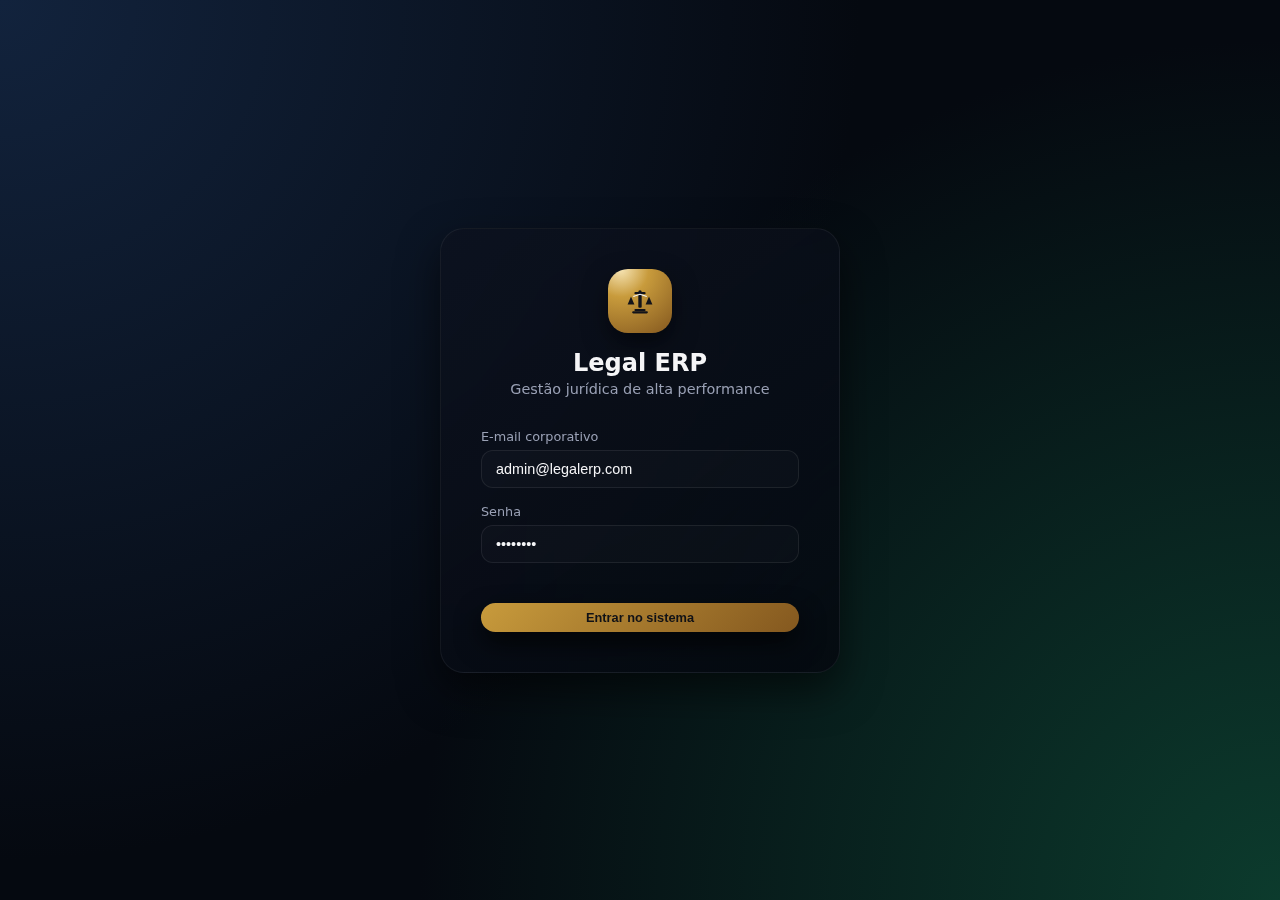
<file: index.html>
<!DOCTYPE html>
<html lang="pt-BR">
<head>
  <meta charset="UTF-8" />
  <title>Legal ERP - Acesso</title>
  <meta name="viewport" content="width=device-width, initial-scale=1" />
  <link rel="stylesheet" href="assets/css/style.css">
</head>
<body>
  <div class="login-wrapper">
    <div class="login-card">
      <div class="login-header">
        <div class="login-logo">
            <svg viewBox="0 0 64 64">
                <g>
                  <rect x="29" y="18" width="6" height="26" rx="2"></rect>
                  <rect x="22" y="16" width="20" height="4" rx="2"></rect>
                  <circle cx="32" cy="16" r="3"></circle>
                  <line x1="20" y1="24" x2="32" y2="20" stroke="currentColor" stroke-width="2"></line>
                  <line x1="44" y1="24" x2="32" y2="20" stroke="currentColor" stroke-width="2"></line>
                  <path d="M16 24 L22 38 L10 38 Z"></path>
                  <path d="M48 24 L54 38 L42 38 Z"></path>
                  <rect x="22" y="46" width="20" height="4" rx="2"></rect>
                  <rect x="18" y="50" width="28" height="4" rx="2"></rect>
                </g>
            </svg>
        </div>
        <h1 class="login-title">Legal ERP</h1>
        <p class="login-sub">Gestão jurídica de alta performance</p>
      </div>

      <form id="loginForm">
        <div class="form-group">
          <label class="form-label">E-mail corporativo</label>
          <input type="email" class="form-input" placeholder="seu.nome@advocacia.com" value="admin@legalerp.com" />
        </div>

        <div class="form-group">
          <label class="form-label">Senha</label>
          <input type="password" class="form-input" placeholder="••••••••" value="password" />
        </div>

        <button type="submit" class="btn-primary btn-block" style="margin-top: 24px;">
          <span>Entrar no sistema</span>
        </button>
      </form>
    </div>
  </div>

  <!-- Loading Overlay -->
  <div class="loading-overlay" id="loadingOverlay">
    <div class="spinner"></div>
    <div class="loading-text">Autenticando acesso...</div>
  </div>

  <script src="assets/js/app.js"></script>
</body>
</html>
</file>
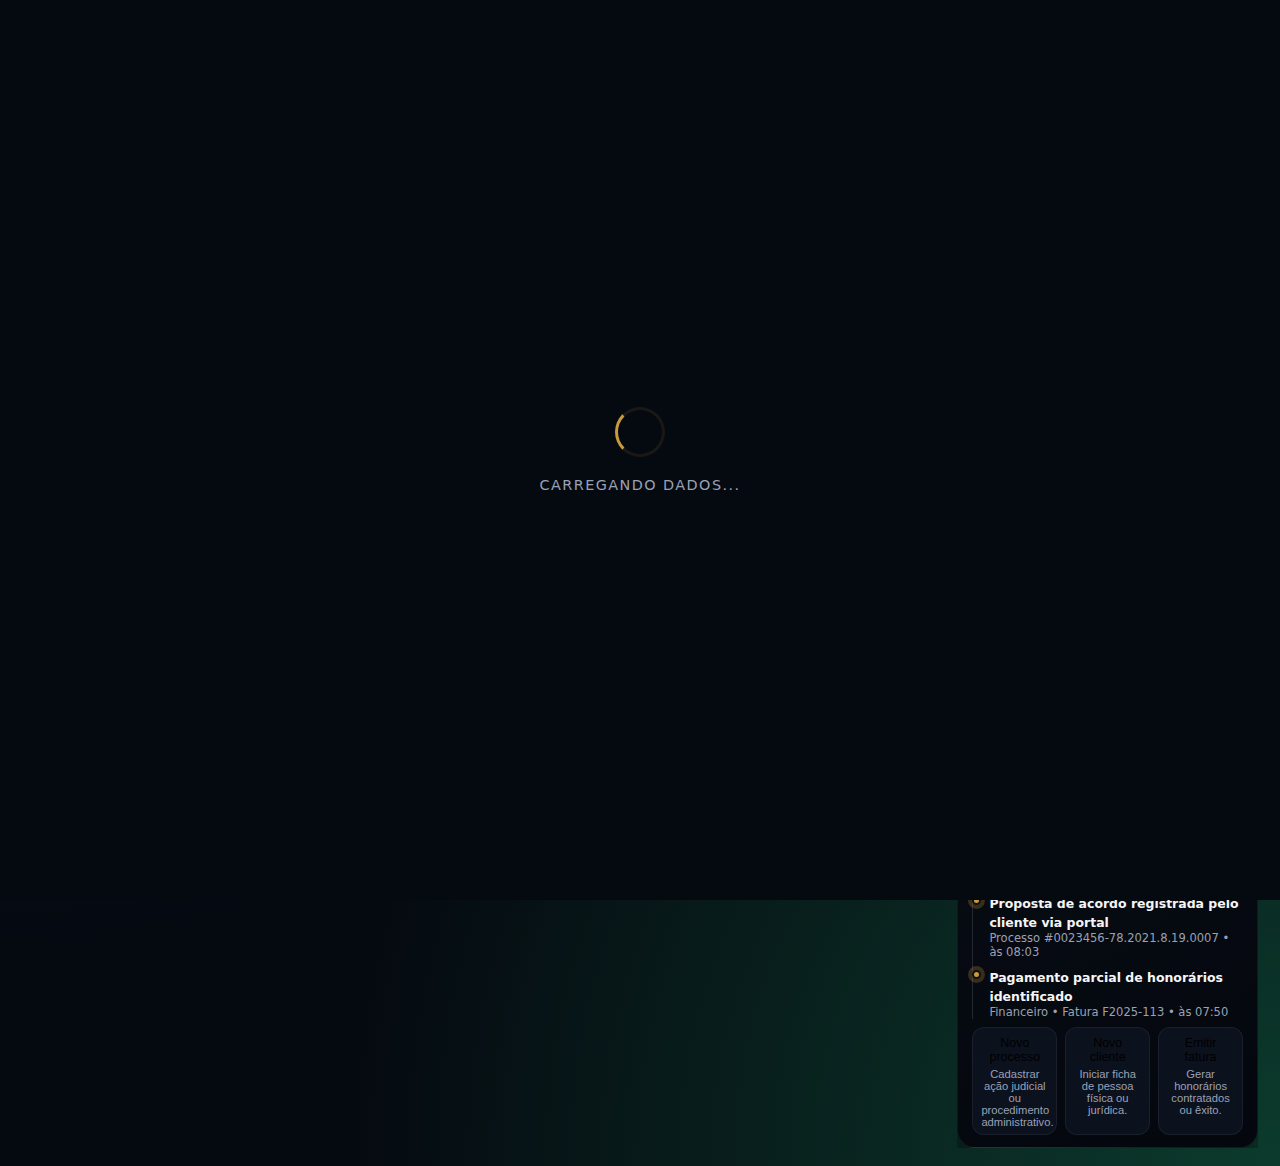
<file: dashboard.html>
<!DOCTYPE html>
<html lang="pt-BR">
<head>
  <meta charset="UTF-8" />
  <title>Legal ERP - Painel Jurídico</title>
  <meta name="viewport" content="width=device-width, initial-scale=1" />
  <link rel="stylesheet" href="assets/css/style.css">
</head>
<body>
  <div class="app">
    <!-- SIDEBAR -->
    <aside class="sidebar">
      <div class="logo">
        <div class="logo-mark" aria-hidden="true">
          <svg viewBox="0 0 64 64">
            <g>
              <rect x="29" y="18" width="6" height="26" rx="2"></rect>
              <rect x="22" y="16" width="20" height="4" rx="2"></rect>
              <circle cx="32" cy="16" r="3"></circle>
              <line x1="20" y1="24" x2="32" y2="20" stroke="currentColor" stroke-width="2"></line>
              <line x1="44" y1="24" x2="32" y2="20" stroke="currentColor" stroke-width="2"></line>
              <path d="M16 24 L22 38 L10 38 Z"></path>
              <path d="M48 24 L54 38 L42 38 Z"></path>
              <rect x="22" y="46" width="20" height="4" rx="2"></rect>
              <rect x="18" y="50" width="28" height="4" rx="2"></rect>
            </g>
          </svg>
        </div>
        <div class="logo-text">
          <span class="logo-text-legal">Legal ERP</span>
          <span class="logo-text-erp">Gestão jurídica inteligente</span>
        </div>
      </div>

      <div>
        <div class="sidebar-section-title">Painel</div>
        <nav class="nav-primary">
          <div class="nav-item active" data-target="dashboard">
            <span class="icon">◆</span>
            <span class="nav-item-label">Visão geral</span>
            <span class="nav-badge">Hoje</span>
          </div>
          <div class="nav-item" data-target="processos">
            <span class="icon">§</span>
            <span class="nav-item-label">Processos</span>
          </div>
          <div class="nav-item" data-target="audiencias">
            <span class="icon">⚖</span>
            <span class="nav-item-label">Audiências & Prazos</span>
          </div>
          <div class="nav-item" data-target="clientes">
            <span class="icon">👥</span>
            <span class="nav-item-label">Clientes & Partes</span>
          </div>
          <div class="nav-item" data-target="financeiro">
            <span class="icon">₢</span>
            <span class="nav-item-label">Financeiro & Honorários</span>
          </div>
        </nav>
      </div>

      <div>
        <div class="sidebar-section-title">Configuração</div>
        <nav class="nav-secondary">
          <div class="nav-item">
            <span class="icon">☆</span>
            <span class="nav-item-label">Modelos & Minutas</span>
          </div>
          <div class="nav-item">
            <span class="icon">☰</span>
            <span class="nav-item-label">Relatórios</span>
          </div>
          <div class="nav-item">
            <span class="icon">⚙</span>
            <span class="nav-item-label">Preferências do escritório</span>
          </div>
        </nav>
      </div>

      <div class="sidebar-footer">
        <div class="pro-card">
          <div class="pro-card-title">Módulo Premium de Inteligência</div>
          <p>
            Gere insights de risco, probabilidade de êxito e previsões de honorários com base no histórico do escritório.
          </p>
          <div class="pro-pill">
            <span class="dot"></span>
            Legal Insights • Beta
          </div>
        </div>

        <div class="user-mini">
          <div class="user-mini-info">
            <div class="user-avatar">AD</div>
            <div class="user-names">
              <strong>Dra. Adriana Dias</strong>
              <span>OAB/RJ 123.456</span>
            </div>
          </div>
          <div class="user-status-pill">Online</div>
        </div>
      </div>
    </aside>

    <!-- MAIN -->
    <main class="main">
      <header class="topbar">
        <div class="topbar-left">
          <div class="topbar-title">
            Painel do escritório
            <span class="topbar-badge">Legal ERP</span>
          </div>
          <div class="topbar-subtitle" id="page-subtitle">
            Visão consolidada de processos, prazos e faturamento em tempo real.
          </div>
        </div>
        <div class="topbar-right">
          <div class="search">
            <span class="search-icon">🔍</span>
            <input placeholder="Buscar por número do processo, cliente ou parte..." />
            <span class="kbd-hint">Ctrl+K</span>
          </div>
          <div class="topbar-actions">
            <button class="btn-ghost" id="newRecordBtn">
              <span class="icon">＋</span>
              Novo registro
            </button>
            <button class="btn-primary">
              <span>Registrar audiência</span>
            </button>
            <div class="user-chip">
              <div class="user-chip-avatar">L</div>
              <span>Admin</span>
            </div>
          </div>
        </div>
      </header>

      <section class="content">
        <!-- SEÇÃO DASHBOARD -->
        <section class="page-section active" data-section="dashboard">
          <div class="section-grid">
            <div class="col-left">
              <div class="card">
                <div class="card-header">
                  <div class="card-title-group">
                    <div class="card-title">
                      Indicadores do dia
                    </div>
                    <div class="card-sub">
                      Atualizado às 08:15 • Horário de Brasília
                    </div>
                  </div>
                  <div class="card-actions">
                    <button class="icon-btn" title="Atualizar">⟳</button>
                    <button class="icon-btn" title="Filtrar período">≡</button>
                  </div>
                </div>
                <div class="kpi-grid">
                  <div class="kpi">
                    <div class="kpi-label">Processos ativos</div>
                    <div class="kpi-value">184</div>
                    <div class="kpi-extra">
                      <span class="kpi-trend up">▲ +12 este mês</span>
                      <span class="kpi-tag">Carteira</span>
                    </div>
                  </div>
                  <div class="kpi">
                    <div class="kpi-label">Prazos hoje</div>
                    <div class="kpi-value">9</div>
                    <div class="kpi-extra">
                      <span class="kpi-trend down">● 2 em risco</span>
                      <span class="kpi-tag">Prioridade</span>
                    </div>
                  </div>
                  <div class="kpi">
                    <div class="kpi-label">Faturamento do mês</div>
                    <div class="kpi-value">R$ 238k</div>
                    <div class="kpi-extra">
                      <span class="kpi-trend up">▲ +18%</span>
                      <span class="kpi-tag">Honorários</span>
                    </div>
                  </div>
                  <div class="kpi">
                    <div class="kpi-label">Novos clientes</div>
                    <div class="kpi-value">7</div>
                    <div class="kpi-extra">
                      <span class="kpi-trend up">▲ +3 vs. mês anterior</span>
                      <span class="kpi-tag">Origem</span>
                    </div>
                  </div>
                </div>
              </div>

              <div class="card">
                <div class="card-header">
                  <div class="card-title-group">
                    <div class="card-title">
                      Processos em destaque
                      <span class="card-pill">Últimos movimentos</span>
                    </div>
                    <div class="card-sub">
                      Ordenado por criticidade de prazo e valor estimado de causa.
                    </div>
                  </div>
                  <div class="card-actions">
                    <button class="icon-btn" title="Visualização em lista">☰</button>
                    <button class="icon-btn" title="Exportar">⇩</button>
                  </div>
                </div>
                <div class="table-wrapper">
                  <table>
                    <thead>
                      <tr>
                        <th>Processo</th>
                        <th>Cliente</th>
                        <th>Área</th>
                        <th>Próximo prazo</th>
                        <th>Status</th>
                        <th>Responsável</th>
                        <th>Valor da causa</th>
                      </tr>
                    </thead>
                    <tbody>
                      <tr>
                        <td>#0001234-56.2023.8.19.0001</td>
                        <td>Grupo Atlântico S.A.</td>
                        <td><span class="tag-pill">Cível estratégico</span></td>
                        <td>Hoje • 18:00</td>
                        <td class="status-cell">
                          <span class="status-pill status-risk">Risco de prazo</span>
                        </td>
                        <td>Dr. Silva</td>
                        <td>R$ 8.200.000,00</td>
                      </tr>
                      <tr>
                        <td>#0009876-12.2024.5.01.0003</td>
                        <td>Maria Oliveira</td>
                        <td><span class="tag-pill">Trabalhista</span></td>
                        <td>Amanhã • 14:30</td>
                        <td class="status-cell">
                          <span class="status-pill status-open">Em andamento</span>
                        </td>
                        <td>Dra. Dias</td>
                        <td>R$ 250.000,00</td>
                      </tr>
                      <tr>
                        <td>#0012345-00.2022.8.19.0202</td>
                        <td>Banco Horizonte</td>
                        <td><span class="tag-pill">Recuperação de crédito</span></td>
                        <td>+2 dias</td>
                        <td class="status-cell">
                          <span class="status-pill status-open">Audiência marcada</span>
                        </td>
                        <td>Dr. Nogueira</td>
                        <td>R$ 1.350.000,00</td>
                      </tr>
                      <tr>
                        <td>#0102030-45.2020.8.19.0101</td>
                        <td>InovaTech Ltda.</td>
                        <td><span class="tag-pill">Societário</span></td>
                        <td>+7 dias</td>
                        <td class="status-cell">
                          <span class="status-pill status-standby">Aguardando manifestação</span>
                        </td>
                        <td>Dra. Lima</td>
                        <td>R$ 3.900.000,00</td>
                      </tr>
                      <tr>
                        <td>#0045678-90.2023.8.19.0005</td>
                        <td>Condomínio Mar Azul</td>
                        <td><span class="tag-pill">Condominial</span></td>
                        <td>Hoje • 16:00</td>
                        <td class="status-cell">
                          <span class="status-pill status-open">Em andamento</span>
                        </td>
                        <td>Dr. Silva</td>
                        <td>R$ 120.000,00</td>
                      </tr>
                      <tr>
                        <td>#0023456-78.2021.8.19.0007</td>
                        <td>João Pereira</td>
                        <td><span class="tag-pill">Família</span></td>
                        <td>+1 dia</td>
                        <td class="status-cell">
                          <span class="status-pill status-standby">Acordo em negociação</span>
                        </td>
                        <td>Dra. Dias</td>
                        <td>R$ 80.000,00</td>
                      </tr>
                    </tbody>
                  </table>
                </div>
              </div>
            </div>

            <div class="col-right">
              <div class="card">
                <div class="card-header">
                  <div class="card-title-group">
                    <div class="card-title">
                      Agenda de hoje
                      <span class="card-pill">Audiências & prazos críticos</span>
                    </div>
                    <div class="card-sub">
                      Foco nos eventos com impacto direto em prescrições e risco financeiro.
                    </div>
                  </div>
                  <div class="card-actions">
                    <button class="icon-btn" title="Dia anterior">◀</button>
                    <button class="icon-btn" title="Dia seguinte">▶</button>
                  </div>
                </div>
                <div class="agenda-list">
                  <div class="agenda-item">
                    <div class="agenda-date">
                      <span class="day">03</span><br>
                      <span class="month">dez</span>
                    </div>
                    <div class="agenda-main">
                      <strong>Audiência de instrução – 2ª Vara Cível</strong>
                      <span>#0001234-56.2023.8.19.0001 • Grupo Atlântico S.A.</span>
                    </div>
                    <div class="agenda-type audiencia">Audiência</div>
                  </div>
                  <div class="agenda-item">
                    <div class="agenda-date">
                      <span class="day">03</span><br>
                      <span class="month">dez</span>
                    </div>
                    <div class="agenda-main">
                      <strong>Protocolo de contestação</strong>
                      <span>#0045678-90.2023.8.19.0005 • Condomínio Mar Azul</span>
                    </div>
                    <div class="agenda-type prazo">Prazo fatal</div>
                  </div>
                  <div class="agenda-item">
                    <div class="agenda-date">
                      <span class="day">03</span><br>
                      <span class="month">dez</span>
                    </div>
                    <div class="agenda-main">
                      <strong>Reunião com cliente</strong>
                      <span>InovaTech Ltda. • Revisão de acordo societário</span>
                    </div>
                    <div class="agenda-type reuniao">Reunião</div>
                  </div>
                  <div class="agenda-item">
                    <div class="agenda-date">
                      <span class="day">04</span><br>
                      <span class="month">dez</span>
                    </div>
                    <div class="agenda-main">
                      <strong>Prazo para recurso</strong>
                      <span>#0009876-12.2024.5.01.0003 • Maria Oliveira</span>
                    </div>
                    <div class="agenda-type prazo">Prazo</div>
                  </div>
                </div>
              </div>

              <div class="card">
                <div class="card-header">
                  <div class="card-title-group">
                    <div class="card-title">
                      Últimos movimentos
                      <span class="card-pill">Timeline da área contenciosa</span>
                    </div>
                    <div class="card-sub">
                      Registro automático de andamentos importados e interações internas.
                    </div>
                  </div>
                  <div class="card-actions">
                    <button class="icon-btn" title="Filtrar por área">⚲</button>
                  </div>
                </div>
                <div class="timeline">
                  <div class="timeline-item">
                    <div class="timeline-dot"></div>
                    <strong>Despacho publicado determinando manifestação em 5 dias</strong>
                    <span>Processo #0001234-56.2023.8.19.0001 • às 09:12</span>
                  </div>
                  <div class="timeline-item">
                    <div class="timeline-dot"></div>
                    <strong>Contestação anexada e protocolada com sucesso</strong>
                    <span>Processo #0045678-90.2023.8.19.0005 • às 08:47</span>
                  </div>
                  <div class="timeline-item">
                    <div class="timeline-dot"></div>
                    <strong>Proposta de acordo registrada pelo cliente via portal</strong>
                    <span>Processo #0023456-78.2021.8.19.0007 • às 08:03</span>
                  </div>
                  <div class="timeline-item">
                    <div class="timeline-dot"></div>
                    <strong>Pagamento parcial de honorários identificado</strong>
                    <span>Financeiro • Fatura F2025-113 • às 07:50</span>
                  </div>
                </div>

                <div class="quick-actions">
                  <button class="quick-btn">
                    <span class="label">Novo processo</span>
                    <span class="desc">Cadastrar ação judicial ou procedimento administrativo.</span>
                  </button>
                  <button class="quick-btn">
                    <span class="label">Novo cliente</span>
                    <span class="desc">Iniciar ficha de pessoa física ou jurídica.</span>
                  </button>
                  <button class="quick-btn">
                    <span class="label">Emitir fatura</span>
                    <span class="desc">Gerar honorários contratados ou êxito.</span>
                  </button>
                </div>
              </div>
            </div>
          </div>
        </section>

        <!-- SEÇÃO PROCESSOS -->
        <section class="page-section" data-section="processos">
          <div class="section-simple-grid">
            <div class="card">
              <div class="card-header">
                <div class="card-title-group">
                  <div class="card-title">
                    Processos
                    <span class="card-pill">Gestão completa</span>
                  </div>
                  <div class="card-sub">
                    Filtre por área, fase processual, probabilidade de êxito e responsável.
                  </div>
                </div>
                <div class="card-actions">
                  <button class="icon-btn" title="Novo processo">＋</button>
                  <button class="icon-btn" title="Filtros avançados">⚲</button>
                </div>
              </div>
              <div class="pill-filter">
                <span class="active">Todos</span>
                <span>Cível</span>
                <span>Trabalhista</span>
                <span>Tributário</span>
                <span>Penal</span>
              </div>
              <div class="table-wrapper" style="max-height: 320px;">
                <table>
                  <thead>
                    <tr>
                      <th>Processo</th>
                      <th>Cliente</th>
                      <th>Área</th>
                      <th>Fase</th>
                      <th>Prob. êxito</th>
                      <th>Responsável</th>
                    </tr>
                  </thead>
                  <tbody>
                    <tr>
                      <td>#0203040-11.2024.8.19.0001</td>
                      <td>Grupo Atlântico S.A.</td>
                      <td><span class="tag-pill">Cível estratégico</span></td>
                      <td>Instrução</td>
                      <td>78%</td>
                      <td>Dr. Silva</td>
                    </tr>
                    <tr>
                      <td>#0302010-22.2023.5.01.0004</td>
                      <td>Maria Oliveira</td>
                      <td><span class="tag-pill">Trabalhista</span></td>
                      <td>Recurso</td>
                      <td>62%</td>
                      <td>Dra. Dias</td>
                    </tr>
                    <tr>
                      <td>#0403020-33.2022.8.19.0203</td>
                      <td>Banco Horizonte</td>
                      <td><span class="tag-pill">Recuperação de crédito</span></td>
                      <td>Execução</td>
                      <td>91%</td>
                      <td>Dr. Nogueira</td>
                    </tr>
                    <tr>
                      <td>#0504030-44.2021.8.19.0102</td>
                      <td>InovaTech Ltda.</td>
                      <td><span class="tag-pill">Societário</span></td>
                      <td>Conhecimento</td>
                      <td>54%</td>
                      <td>Dra. Lima</td>
                    </tr>
                    <tr>
                      <td>#0605040-55.2020.8.19.0009</td>
                      <td>Condomínio Mar Azul</td>
                      <td><span class="tag-pill">Condominial</span></td>
                      <td>Execução</td>
                      <td>83%</td>
                      <td>Dr. Souza</td>
                    </tr>
                  </tbody>
                </table>
              </div>
            </div>

            <div class="card">
              <div class="card-header">
                <div class="card-title-group">
                  <div class="card-title">
                    Painel de risco
                    <span class="card-pill">Insights preditivos</span>
                  </div>
                  <div class="card-sub">
                    Visão rápida dos casos com maior impacto financeiro e menor probabilidade de êxito.
                  </div>
                </div>
              </div>
              <div class="list-simple">
                <div class="list-item">
                  <strong>Grupo Atlântico S.A. • Ação indenizatória</strong>
                  <span class="meta">Prob. êxito 42% • Valor R$ 12.500.000,00 • 1º grau</span>
                </div>
                <div class="list-item">
                  <strong>Banco Horizonte • Execução de título</strong>
                  <span class="meta">Prob. êxito 55% • Valor R$ 3.200.000,00 • Fase de penhora</span>
                </div>
                <div class="list-item">
                  <strong>InovaTech Ltda. • Dissolução parcial</strong>
                  <span class="meta">Prob. êxito 61% • Valor R$ 1.800.000,00 • Audiência de instrução marcada</span>
                </div>
              </div>
            </div>
          </div>
        </section>

        <!-- SEÇÃO AUDIÊNCIAS -->
        <section class="page-section" data-section="audiencias">
          <div class="section-simple-grid">
            <div class="card">
              <div class="card-header">
                <div class="card-title-group">
                  <div class="card-title">
                    Audiências & prazos
                    <span class="card-pill">Agenda avançada</span>
                  </div>
                  <div class="card-sub">
                    Controle de compromissos por foro, sala, tipo de ato e advogado responsável.
                  </div>
                </div>
                <div class="card-actions">
                  <button class="icon-btn" title="Nova audiência">＋</button>
                  <button class="icon-btn" title="Visualizar calendário">📅</button>
                </div>
              </div>
              <div class="agenda-list">
                <div class="agenda-item">
                  <div class="agenda-date">
                    <span class="day">03</span><br>
                    <span class="month">dez</span>
                  </div>
                  <div class="agenda-main">
                    <strong>Instrução • 2ª Vara Cível / RJ</strong>
                    <span>Processo #0203040-11.2024.8.19.0001 • Sala 03 • Juiz: Dr. Carvalho</span>
                  </div>
                  <div class="agenda-type audiencia">Audiência</div>
                </div>
                <div class="agenda-item">
                  <div class="agenda-date">
                    <span class="day">04</span><br>
                    <span class="month">dez</span>
                  </div>
                  <div class="agenda-main">
                    <strong>Prazo para razões finais</strong>
                    <span>Processo #0302010-22.2023.5.01.0004 • Contagem regressiva: 1 dia</span>
                  </div>
                  <div class="agenda-type prazo">Prazo fatal</div>
                </div>
                <div class="agenda-item">
                  <div class="agenda-date">
                    <span class="day">05</span><br>
                    <span class="month">dez</span>
                  </div>
                  <div class="agenda-main">
                    <strong>Audiência de conciliação • CEJUSC</strong>
                    <span>Processo #0605040-55.2020.8.19.0009 • Condomínio Mar Azul</span>
                  </div>
                  <div class="agenda-type audiencia">Conciliação</div>
                </div>
              </div>
            </div>

            <div class="card">
              <div class="card-header">
                <div class="card-title-group">
                  <div class="card-title">
                    Alertas de SLA
                    <span class="card-pill">Compromissos críticos</span>
                  </div>
                  <div class="card-sub">
                    Prazos contratualmente garantidos com monitoramento de risco.
                  </div>
                </div>
              </div>
              <div class="list-simple">
                <div class="list-item">
                  <strong>Contestação trabalhista – SLA 48h</strong>
                  <span class="meta">Restam 12h • Cliente: Maria Oliveira • Responsável: Dra. Dias</span>
                </div>
                <div class="list-item">
                  <strong>Manifestação em despacho – SLA 24h</strong>
                  <span class="meta">Restam 6h • Cliente: Grupo Atlântico S.A. • Responsável: Dr. Silva</span>
                </div>
              </div>
            </div>
          </div>
        </section>

        <!-- SEÇÃO CLIENTES -->
        <section class="page-section" data-section="clientes">
          <div class="section-simple-grid">
            <div class="card">
              <div class="card-header">
                <div class="card-title-group">
                  <div class="card-title">
                    Clientes & partes
                    <span class="card-pill">CRM jurídico</span>
                  </div>
                  <div class="card-sub">
                    Visão única de pessoas físicas, jurídicas e partes adversas.
                  </div>
                </div>
                <div class="card-actions">
                  <button class="icon-btn" title="Novo cliente">＋</button>
                </div>
              </div>
              <div class="pill-filter">
                <span class="active">Todos</span>
                <span>Pessoas físicas</span>
                <span>Pessoas jurídicas</span>
                <span>Partes adversas</span>
              </div>
              <div class="list-simple">
                <div class="list-item">
                  <strong>Grupo Atlântico S.A.</strong>
                  <span class="meta">Pessoa jurídica • 14 processos ativos • Segmento: Energia</span>
                </div>
                <div class="list-item">
                  <strong>Maria Oliveira</strong>
                  <span class="meta">Pessoa física • 2 processos • Área principal: Trabalhista</span>
                </div>
                <div class="list-item">
                  <strong>Banco Horizonte</strong>
                  <span class="meta">Pessoa jurídica • 9 processos ativos • Segmento: Financeiro</span>
                </div>
                <div class="list-item">
                  <strong>InovaTech Ltda.</strong>
                  <span class="meta">Pessoa jurídica • 3 processos • Segmento: Tecnologia</span>
                </div>
              </div>
            </div>

            <div class="card">
              <div class="card-header">
                <div class="card-title-group">
                  <div class="card-title">
                    Relacionamento
                    <span class="card-pill">Últimas interações</span>
                  </div>
                  <div class="card-sub">
                    Registro de contatos relevantes para estratégia e compliance.
                  </div>
                </div>
              </div>
              <div class="timeline">
                <div class="timeline-item">
                  <div class="timeline-dot"></div>
                  <strong>Reunião estratégica com diretoria do Grupo Atlântico S.A.</strong>
                  <span>Definição de política de acordos para 2026 • Ontem, 16:30</span>
                </div>
                <div class="timeline-item">
                  <div class="timeline-dot"></div>
                  <strong>Follow-up com Maria Oliveira sobre proposta de acordo</strong>
                  <span>Contato telefônico registrado • Hoje, 10:15</span>
                </div>
              </div>
            </div>
          </div>
        </section>

        <!-- SEÇÃO FINANCEIRO -->
        <section class="page-section" data-section="financeiro">
          <div class="section-simple-grid">
            <div class="card">
              <div class="card-header">
                <div class="card-title-group">
                  <div class="card-title">
                    Financeiro & honorários
                    <span class="card-pill">Performance econômica</span>
                  </div>
                  <div class="card-sub">
                    Controle de contratos, faturas, inadimplência e êxito.
                  </div>
                </div>
                <div class="card-actions">
                  <button class="icon-btn" title="Nova fatura">＋</button>
                  <button class="icon-btn" title="Exportar">⇩</button>
                </div>
              </div>
              <div class="kpi-grid">
                <div class="kpi">
                  <div class="kpi-label">Honorários contratados</div>
                  <div class="kpi-value">R$ 1,2M</div>
                  <div class="kpi-extra">
                    <span class="kpi-trend up">▲ 9% vs. ano anterior</span>
                    <span class="kpi-tag">Contratos</span>
                  </div>
                </div>
                <div class="kpi">
                  <div class="kpi-label">Êxito previsto</div>
                  <div class="kpi-value">R$ 3,4M</div>
                  <div class="kpi-extra">
                    <span class="kpi-trend up">▲ 4 casos</span>
                    <span class="kpi-tag">Contencioso</span>
                  </div>
                </div>
                <div class="kpi">
                  <div class="kpi-label">Inadimplência</div>
                  <div class="kpi-value">6,2%</div>
                  <div class="kpi-extra">
                    <span class="kpi-trend down">▼ -1,1 p.p.</span>
                    <span class="kpi-tag">Recebíveis</span>
                  </div>
                </div>
                <div class="kpi">
                  <div class="kpi-label">Faturas em aberto</div>
                  <div class="kpi-value">23</div>
                  <div class="kpi-extra">
                    <span class="kpi-trend down">● R$ 180k</span>
                    <span class="kpi-tag">30+ dias</span>
                  </div>
                </div>
              </div>
              <div class="table-wrapper" style="max-height: 220px; margin-top:10px;">
                <table>
                  <thead>
                    <tr>
                      <th>Fatura</th>
                      <th>Cliente</th>
                      <th>Data</th>
                      <th>Valor</th>
                      <th>Status</th>
                    </tr>
                  </thead>
                  <tbody>
                    <tr>
                      <td>F2025-113</td>
                      <td>Banco Horizonte</td>
                      <td>01/12/2025</td>
                      <td>R$ 85.000,00</td>
                      <td><span class="status-pill status-open">Pago parcial</span></td>
                    </tr>
                    <tr>
                      <td>F2025-114</td>
                      <td>Grupo Atlântico S.A.</td>
                      <td>28/11/2025</td>
                      <td>R$ 120.000,00</td>
                      <td><span class="status-pill status-risk">Atraso 15 dias</span></td>
                    </tr>
                    <tr>
                      <td>F2025-115</td>
                      <td>InovaTech Ltda.</td>
                      <td>25/11/2025</td>
                      <td>R$ 32.000,00</td>
                      <td><span class="status-pill status-open">Em aberto</span></td>
                    </tr>
                  </tbody>
                </table>
              </div>
            </div>

            <div class="card">
              <div class="card-header">
                <div class="card-title-group">
                  <div class="card-title">
                    Projeção de caixa
                    <span class="card-pill">Próximos 90 dias</span>
                  </div>
                  <div class="card-sub">
                    Estimativa de entradas com base em contratos e êxito provável.
                  </div>
                </div>
              </div>
              <div class="list-simple">
                <div class="list-item">
                  <strong>Dezembro / 2025</strong>
                  <span class="meta">Entradas previstas: R$ 410.000,00 • 70% contratos, 30% êxito</span>
                </div>
                <div class="list-item">
                  <strong>Janeiro / 2026</strong>
                  <span class="meta">Entradas previstas: R$ 360.000,00 • 65% contratos, 35% êxito</span>
                </div>
                <div class="list-item">
                  <strong>Fevereiro / 2026</strong>
                  <span class="meta">Entradas previstas: R$ 330.000,00 • 60% contratos, 40% êxito</span>
                </div>
              </div>
            </div>
          </div>
        </section>
      </section>
    </main>
  </div>

  <!-- Loading Overlay -->
  <div class="loading-overlay" id="loadingOverlay">
    <div class="spinner"></div>
    <div class="loading-text">Carregando dados...</div>
  </div>

  <!-- Modal Novo Registro -->
  <div class="modal-overlay" id="newRecordModal">
    <div class="modal-window">
      <div class="modal-header">
        <h2 class="modal-title">Novo Registro</h2>
        <button class="modal-close">&times;</button>
      </div>
      <form id="newRecordForm">
        <div class="form-group">
            <label class="form-label">Tipo de registro</label>
            <select class="form-select">
                <option>Novo Processo</option>
                <option>Nova Audiência</option>
                <option>Novo Cliente</option>
                <option>Lançamento Financeiro</option>
            </select>
        </div>
        <div class="form-group">
            <label class="form-label">Título / Descrição</label>
            <input type="text" class="form-input" placeholder="Ex: Ação indenizatória vs. XPTO">
        </div>
        <div class="form-group">
            <label class="form-label">Cliente vinculado</label>
            <input type="text" class="form-input" placeholder="Buscar cliente...">
        </div>
        <div class="modal-footer">
            <button type="button" class="btn-ghost modal-close-btn">Cancelar</button>
            <button type="submit" class="btn-primary">Salvar registro</button>
        </div>
      </form>
    </div>
  </div>

  <script src="assets/js/app.js"></script>
</body>
</html>
</file>
<file: assets/css/style.css>
:root {
  --bg: #050910;
  --bg-elevated: #0b101b;
  --bg-soft: #111726;
  --primary: #0d3b66;
  --primary-soft: #184b7d;
  --accent: #c89b3c;
  --accent-soft: rgba(200, 155, 60, 0.14);
  --danger: #b03a48;
  --success: #1b7f5a;
  --text: #f5f5f7;
  --muted: #9aa1b5;
  --border: rgba(255, 255, 255, 0.06);
  --radius-lg: 18px;
  --radius-md: 12px;
  --shadow-soft: 0 18px 40px rgba(0, 0, 0, 0.55);
  --shadow-subtle: 0 8px 20px rgba(0, 0, 0, 0.35);
}

* {
  margin: 0;
  padding: 0;
  box-sizing: border-box;
}

body {
  font-family: system-ui, -apple-system, BlinkMacSystemFont, "Segoe UI", sans-serif;
  background:
    radial-gradient(circle at top left, #12233d 0, transparent 55%),
    radial-gradient(circle at bottom right, #0c3b2d 0, transparent 55%),
    var(--bg);
  color: var(--text);
  min-height: 100vh;
  display: flex;
}

::-webkit-scrollbar {
  width: 8px;
  height: 8px;
}

::-webkit-scrollbar-thumb {
  background: rgba(255, 255, 255, 0.18);
  border-radius: 999px;
}

::-webkit-scrollbar-track {
  background: transparent;
}

/* LOADING OVERLAY */
.loading-overlay {
  position: fixed;
  top: 0;
  left: 0;
  width: 100%;
  height: 100%;
  background: var(--bg);
  z-index: 9999;
  display: flex;
  flex-direction: column;
  align-items: center;
  justify-content: center;
  opacity: 0;
  pointer-events: none;
  transition: opacity 0.4s ease;
}

.loading-overlay.active {
  opacity: 1;
  pointer-events: all;
}

.spinner {
  width: 50px;
  height: 50px;
  border: 3px solid rgba(200, 155, 60, 0.1);
  border-left-color: var(--accent);
  border-radius: 50%;
  animation: spin 1s linear infinite;
  margin-bottom: 20px;
}

.loading-text {
  font-size: 0.9rem;
  letter-spacing: 0.1em;
  text-transform: uppercase;
  color: var(--muted);
  animation: pulse 1.5s ease-in-out infinite;
}

@keyframes spin {
  to {
    transform: rotate(360deg);
  }
}

@keyframes pulse {

  0%,
  100% {
    opacity: 0.6;
  }

  50% {
    opacity: 1;
  }
}

/* MODAL OVERLAY */
.modal-overlay {
  position: fixed;
  top: 0;
  left: 0;
  width: 100%;
  height: 100%;
  background: rgba(0, 0, 0, 0.8);
  backdrop-filter: blur(4px);
  z-index: 1000;
  display: flex;
  align-items: center;
  justify-content: center;
  opacity: 0;
  pointer-events: none;
  transition: all 0.3s ease;
}

.modal-overlay.open {
  opacity: 1;
  pointer-events: all;
}

.modal-window {
  background: linear-gradient(135deg, rgba(13, 18, 31, 0.98), rgba(5, 9, 16, 0.99));
  border: 1px solid var(--border);
  border-radius: var(--radius-lg);
  width: 100%;
  max-width: 500px;
  padding: 24px;
  box-shadow: var(--shadow-soft);
  transform: translateY(20px);
  transition: transform 0.3s cubic-bezier(0.175, 0.885, 0.32, 1.275);
}

.modal-overlay.open .modal-window {
  transform: translateY(0);
}

.modal-header {
  display: flex;
  justify-content: space-between;
  align-items: center;
  margin-bottom: 20px;
}

.modal-title {
  font-size: 1.1rem;
  font-weight: 600;
}

.modal-close {
  background: transparent;
  border: none;
  color: var(--muted);
  font-size: 1.2rem;
  cursor: pointer;
  transition: color 0.2s;
}

.modal-close:hover {
  color: var(--text);
}

.form-group {
  margin-bottom: 16px;
}

.form-label {
  display: block;
  font-size: 0.8rem;
  color: var(--muted);
  margin-bottom: 6px;
}

.form-input,
.form-select {
  width: 100%;
  padding: 10px 14px;
  border-radius: var(--radius-md);
  border: 1px solid rgba(255, 255, 255, 0.08);
  background: rgba(255, 255, 255, 0.02);
  color: var(--text);
  font-size: 0.9rem;
  outline: none;
  transition: border-color 0.2s;
}

.form-input:focus,
.form-select:focus {
  border-color: var(--accent);
}

.modal-footer {
  margin-top: 24px;
  display: flex;
  justify-content: flex-end;
  gap: 12px;
}

/* LOGIN SPECIFIC */
.login-wrapper {
  width: 100%;
  height: 100vh;
  display: flex;
  align-items: center;
  justify-content: center;
  flex-direction: column;
}

.login-card {
  width: 100%;
  max-width: 400px;
  padding: 40px;
  border-radius: 24px;
  background: linear-gradient(145deg, rgba(13, 18, 31, 0.8), rgba(5, 9, 16, 0.9));
  border: 1px solid var(--border);
  box-shadow: var(--shadow-soft);
  backdrop-filter: blur(10px);
}

.login-header {
  text-align: center;
  margin-bottom: 32px;
}

.login-logo {
  width: 64px;
  height: 64px;
  margin: 0 auto 16px;
  border-radius: 20px;
  background: radial-gradient(circle at 20% 0%, #f7e5b5 0, #c89b3c 34%, #84581f 100%);
  display: flex;
  align-items: center;
  justify-content: center;
  box-shadow: 0 10px 24px rgba(0, 0, 0, 0.5);
}

.login-logo svg {
  width: 36px;
  height: 36px;
  fill: #12131a;
}

.login-title {
  font-size: 1.5rem;
  font-weight: 700;
  margin-bottom: 4px;
}

.login-sub {
  color: var(--muted);
  font-size: 0.9rem;
}

.btn-block {
  width: 100%;
  justify-content: center;
  padding: 12px;
}

/* APP LAYOUT (From original) */
.app {
  display: grid;
  grid-template-columns: 260px minmax(0, 1fr);
  width: 100%;
  max-width: 1440px;
  transition: grid-template-columns 0.3s cubic-bezier(0.175, 0.885, 0.32, 1.275);
}

.app.sidebar-hidden {
  grid-template-columns: 0 minmax(0, 1fr);
}

.app.sidebar-hidden .sidebar {
  padding: 0;
  opacity: 0;
  pointer-events: none;
  margin: 16px auto;
  border-radius: 28px;
  overflow: hidden;
  background: linear-gradient(135deg, rgba(9, 11, 20, 0.96), rgba(4, 6, 12, 0.98));
  box-shadow: 0 40px 80px rgba(0, 0, 0, 0.75);
  border: 1px solid rgba(255, 255, 255, 0.06);
  /* Fix for body flex centering issue in dashboard */
  flex: 1;
  height: calc(100vh - 32px);
}

.sidebar {
  background: radial-gradient(circle at top, #12233d 0, #050910 45%, #050910 100%);
  border-right: 1px solid rgba(255, 255, 255, 0.06);
  padding: 22px 20px 18px;
  display: flex;
  flex-direction: column;
  gap: 26px;
  position: sticky;
  top: 0;
  height: 100vh;
  overflow-y: auto;
  z-index: 100;
}

.logo {
  display: flex;
  align-items: center;
  gap: 10px;
}

.logo-mark {
  width: 40px;
  height: 40px;
  border-radius: 14px;
  background: radial-gradient(circle at 20% 0%, #f7e5b5 0, #c89b3c 34%, #84581f 100%);
  display: flex;
  justify-content: center;
  align-items: center;
  box-shadow: 0 10px 24px rgba(0, 0, 0, 0.7);
  position: relative;
  overflow: hidden;
}

.logo-mark svg {
  width: 26px;
  height: 26px;
  fill: #12131a;
  opacity: 0.96;
}

.logo-text {
  display: flex;
  flex-direction: column;
  line-height: 1.1;
}

.logo-text-legal {
  font-weight: 650;
  letter-spacing: 0.04em;
  text-transform: uppercase;
  font-size: 0.9rem;
}

.logo-text-erp {
  font-size: 0.78rem;
  text-transform: uppercase;
  letter-spacing: 0.18em;
  color: var(--muted);
}

.sidebar-section-title {
  font-size: 0.78rem;
  letter-spacing: 0.16em;
  text-transform: uppercase;
  color: var(--muted);
  margin-bottom: 8px;
}

.nav-primary,
.nav-secondary {
  display: flex;
  flex-direction: column;
  gap: 4px;
}

.nav-item {
  display: flex;
  align-items: center;
  gap: 8px;
  padding: 9px 10px;
  border-radius: 999px;
  color: var(--muted);
  font-size: 0.9rem;
  cursor: pointer;
  transition: all 0.18s ease;
  position: relative;
}

.nav-item span.icon {
  width: 24px;
  height: 24px;
  border-radius: 999px;
  display: inline-flex;
  align-items: center;
  justify-content: center;
  font-size: 0.76rem;
  background: rgba(255, 255, 255, 0.04);
  border: 1px solid rgba(255, 255, 255, 0.06);
}

.nav-item.active {
  color: var(--text);
  background: linear-gradient(90deg, rgba(11, 59, 102, 0.7), rgba(9, 80, 68, 0.7));
  box-shadow: 0 10px 22px rgba(0, 0, 0, 0.8);
}

.nav-item.active span.icon {
  background: rgba(0, 0, 0, 0.32);
  border-color: rgba(255, 255, 255, 0.1);
}

.nav-item:hover:not(.active) {
  background: rgba(255, 255, 255, 0.03);
  color: #e3e6f0;
  transform: translateY(-1px);
}

.nav-item-label {
  flex: 1;
  white-space: nowrap;
}

.nav-badge {
  font-size: 0.7rem;
  padding: 2px 7px;
  border-radius: 999px;
  background: var(--accent-soft);
  color: var(--accent);
}

.sidebar-footer {
  margin-top: auto;
  display: flex;
  flex-direction: column;
  gap: 12px;
}

.pro-card {
  border-radius: 18px;
  padding: 12px 12px 10px;
  background: radial-gradient(circle at 0 0, rgba(200, 155, 60, 0.35) 0, rgba(12, 19, 36, 0.96) 40%, rgba(5, 9, 16, 0.98) 100%);
  box-shadow: var(--shadow-subtle);
  border: 1px solid rgba(200, 155, 60, 0.4);
  font-size: 0.78rem;
}

.pro-card-title {
  font-weight: 600;
  margin-bottom: 4px;
}

.pro-card p {
  color: #e9e1cf;
  margin-bottom: 8px;
  font-size: 0.76rem;
}

.pro-pill {
  display: inline-flex;
  align-items: center;
  gap: 6px;
  padding: 4px 8px;
  border-radius: 999px;
  background: rgba(0, 0, 0, 0.24);
  font-size: 0.72rem;
}

.pro-pill span.dot {
  width: 6px;
  height: 6px;
  border-radius: 999px;
  background: var(--accent);
}

.user-mini {
  display: flex;
  align-items: center;
  justify-content: space-between;
  gap: 8px;
  padding: 8px 8px;
  border-radius: 999px;
  background: rgba(7, 10, 18, 0.9);
  border: 1px solid rgba(255, 255, 255, 0.06);
}

.user-mini-info {
  display: flex;
  align-items: center;
  gap: 8px;
}

.user-avatar {
  width: 26px;
  height: 26px;
  border-radius: 999px;
  background: linear-gradient(135deg, #184b7d, #1b7f5a);
  display: flex;
  align-items: center;
  justify-content: center;
  font-size: 0.84rem;
  font-weight: 600;
}

.user-names {
  display: flex;
  flex-direction: column;
  line-height: 1.1;
}

.user-names strong {
  font-size: 0.78rem;
}

.user-names span {
  font-size: 0.7rem;
  color: var(--muted);
}

.user-status-pill {
  font-size: 0.7rem;
  color: var(--success);
  background: rgba(27, 127, 90, 0.14);
  padding: 3px 7px;
  border-radius: 999px;
  border: 1px solid rgba(27, 127, 90, 0.4);
}

/* MAIN */

.main {
  display: flex;
  flex-direction: column;
  padding: 18px 22px 18px;
  gap: 16px;
  height: 100%;
}

.topbar {
  display: flex;
  align-items: center;
  gap: 16px;
}

.topbar-left {
  flex: 1;
}

.topbar-title {
  font-size: 1.12rem;
  font-weight: 600;
  display: flex;
  align-items: center;
  gap: 8px;
}

.topbar-badge {
  font-size: 0.72rem;
  text-transform: uppercase;
  letter-spacing: 0.12em;
  padding: 2px 8px;
  border-radius: 999px;
  background: rgba(13, 59, 102, 0.34);
  border: 1px solid rgba(57, 126, 185, 0.7);
  color: #b9d5ff;
}

.topbar-subtitle {
  font-size: 0.86rem;
  color: var(--muted);
  margin-top: 4px;
}

.topbar-right {
  display: flex;
  align-items: center;
  gap: 10px;
}

.search {
  position: relative;
  min-width: 220px;
}

.search input {
  width: 100%;
  padding: 8px 28px 8px 30px;
  border-radius: 999px;
  border: 1px solid rgba(255, 255, 255, 0.06);
  background: rgba(9, 13, 23, 0.92);
  color: var(--text);
  font-size: 0.86rem;
  outline: none;
  transition: all 0.16s ease;
}

.search input::placeholder {
  color: var(--muted);
}

.search input:focus {
  border-color: rgba(200, 155, 60, 0.7);
  box-shadow: 0 0 0 1px rgba(200, 155, 60, 0.2);
  background: rgba(10, 18, 32, 0.98);
}

.search-icon {
  position: absolute;
  left: 10px;
  top: 50%;
  transform: translateY(-50%);
  font-size: 0.9rem;
  color: var(--muted);
}

.kbd-hint {
  position: absolute;
  right: 8px;
  top: 50%;
  transform: translateY(-50%);
  font-size: 0.7rem;
  padding: 1px 5px;
  border-radius: 4px;
  border: 1px solid rgba(255, 255, 255, 0.14);
  color: var(--muted);
  background: rgba(13, 18, 29, 0.9);
}

.topbar-actions {
  display: flex;
  align-items: center;
  gap: 8px;
}

.btn-ghost {
  border-radius: 999px;
  border: 1px solid rgba(255, 255, 255, 0.08);
  background: rgba(9, 13, 23, 0.9);
  color: var(--text);
  padding: 7px 10px;
  font-size: 0.78rem;
  display: inline-flex;
  align-items: center;
  gap: 6px;
  cursor: pointer;
  transition: all 0.16s ease;
}

.btn-ghost span.icon {
  font-size: 0.9rem;
}

.btn-ghost:hover {
  background: rgba(255, 255, 255, 0.06);
  transform: translateY(-1px);
}

/* Sidebar Collapse Button - positioned between logo icon and text */
.sidebar-collapse-btn {
  position: absolute;
  left: 215px;
  /* Fine-tuned position between icon and text */
  top: 26px;
  display: inline-flex;
  align-items: center;
  justify-content: center;
  width: 28px;
  height: 28px;
  border-radius: 6px;
  border: 1px solid rgba(255, 255, 255, 0.08);
  background: rgba(7, 10, 18, 0.6);
  color: var(--muted);
  font-size: 0.9rem;
  cursor: pointer;
  transition: all 0.3s cubic-bezier(0.175, 0.885, 0.32, 1.275);
  z-index: 1001;
}

.sidebar-collapse-btn:hover {
  background: rgba(255, 255, 255, 0.1);
  color: var(--text);
  border-color: rgba(200, 155, 60, 0.5);
  transform: scale(1.05);
}

.sidebar-collapse-btn .icon {
  font-weight: bold;
  line-height: 1;
}

/* When sidebar is hidden - show hamburger icon and fix position to top-left */
.app.sidebar-hidden .sidebar-collapse-btn {
  position: fixed;
  left: 16px;
  /* Position in top-left */
  top: 18px;
  background: rgba(7, 10, 18, 0.95);
  border-color: rgba(200, 155, 60, 0.4);
  box-shadow: 0 4px 12px rgba(0, 0, 0, 0.3);
}

.app.sidebar-hidden .sidebar-collapse-btn:hover {
  background: rgba(200, 155, 60, 0.25);
  border-color: rgba(200, 155, 60, 0.6);
}

/* Push main content to the right when sidebar is hidden to prevent overlap */
.app.sidebar-hidden .main {
  margin-left: 55px;
  /* Space for the hamburger button */
}



.btn-primary {
  border-radius: 999px;
  border: none;
  background: linear-gradient(135deg, #c89b3c, #84581f);
  color: #111216;
  padding: 7px 12px;
  font-size: 0.8rem;
  font-weight: 600;
  display: inline-flex;
  align-items: center;
  gap: 6px;
  cursor: pointer;
  box-shadow: 0 12px 26px rgba(0, 0, 0, 0.7);
  transition: all 0.18s ease;
}

.btn-primary:hover {
  filter: brightness(1.05);
  transform: translateY(-1px);
  box-shadow: 0 14px 32px rgba(0, 0, 0, 0.75);
}

.user-chip {
  border-radius: 999px;
  padding: 5px 9px 5px 6px;
  background: rgba(9, 13, 23, 0.92);
  border: 1px solid rgba(255, 255, 255, 0.08);
  display: flex;
  align-items: center;
  gap: 6px;
  cursor: pointer;
  transition: all 0.16s ease;
}

.user-chip:hover {
  background: rgba(255, 255, 255, 0.04);
  transform: translateY(-1px);
}

.user-chip-avatar {
  width: 22px;
  height: 22px;
  border-radius: 999px;
  background: linear-gradient(135deg, #0d3b66, #1b7f5a);
  display: flex;
  align-items: center;
  justify-content: center;
  font-size: 0.74rem;
}

.user-chip span {
  font-size: 0.76rem;
  color: var(--muted);
}

/* GRID PRINCIPAL */

.content {
  height: calc(100% - 52px);
  margin-top: 4px;
  overflow: hidden;
  position: relative;
}

.page-section {
  display: none;
  height: 100%;
  animation: fadeIn 0.4s ease;
}

@keyframes fadeIn {
  from {
    opacity: 0;
    transform: translateY(5px);
  }

  to {
    opacity: 1;
    transform: translateY(0);
  }
}

.page-section.active {
  display: block;
}

.section-grid {
  display: grid;
  grid-template-columns: minmax(0, 2.2fr) minmax(270px, 1fr);
  gap: 14px;
  height: 100%;
}

.col-left,
.col-right {
  display: flex;
  flex-direction: column;
  gap: 14px;
  overflow: hidden;
}

.card {
  border-radius: var(--radius-lg);
  background: radial-gradient(circle at top left, rgba(255, 255, 255, 0.03) 0, rgba(7, 10, 18, 0.95) 40%, rgba(4, 6, 13, 0.98) 100%);
  border: 1px solid var(--border);
  box-shadow: var(--shadow-soft);
  padding: 14px 14px 12px;
  position: relative;
  overflow: hidden;
}

.card-header {
  display: flex;
  align-items: center;
  justify-content: space-between;
  margin-bottom: 8px;
  gap: 8px;
}

.card-title-group {
  display: flex;
  flex-direction: column;
  gap: 2px;
}

.card-title {
  font-size: 0.9rem;
  font-weight: 600;
  display: flex;
  align-items: center;
  gap: 6px;
}

.card-pill {
  font-size: 0.7rem;
  text-transform: uppercase;
  letter-spacing: 0.16em;
  color: var(--muted);
}

.card-sub {
  font-size: 0.78rem;
  color: var(--muted);
}

.card-actions {
  display: flex;
  align-items: center;
  gap: 6px;
}

.icon-btn {
  width: 26px;
  height: 26px;
  border-radius: 999px;
  border: 1px solid rgba(255, 255, 255, 0.08);
  display: inline-flex;
  align-items: center;
  justify-content: center;
  font-size: 0.82rem;
  cursor: pointer;
  background: rgba(7, 10, 18, 0.9);
  color: var(--muted);
  transition: all 0.16s ease;
}

.icon-btn:hover {
  background: rgba(255, 255, 255, 0.06);
  color: var(--text);
}

/* KPIs */

.kpi-grid {
  display: grid;
  grid-template-columns: repeat(4, minmax(0, 1fr));
  gap: 10px;
}

.kpi {
  border-radius: var(--radius-md);
  padding: 10px 10px 8px;
  background: linear-gradient(145deg, rgba(16, 23, 39, 0.96), rgba(7, 10, 20, 0.96));
  border: 1px solid rgba(255, 255, 255, 0.06);
  position: relative;
  overflow: hidden;
}

.kpi::after {
  content: "";
  position: absolute;
  right: -30px;
  top: -30px;
  width: 60px;
  height: 60px;
  border-radius: 50%;
  background: radial-gradient(circle, rgba(200, 155, 60, 0.18), transparent 70%);
  opacity: 0.8;
}

.kpi-label {
  font-size: 0.74rem;
  color: var(--muted);
  margin-bottom: 4px;
}

.kpi-value {
  font-size: 1.1rem;
  font-weight: 600;
  margin-bottom: 2px;
}

.kpi-extra {
  display: flex;
  justify-content: space-between;
  align-items: center;
  font-size: 0.74rem;
}

.kpi-trend.up {
  color: var(--success);
}

.kpi-trend.down {
  color: var(--danger);
}

.kpi-tag {
  padding: 1px 6px;
  border-radius: 999px;
  background: rgba(255, 255, 255, 0.04);
  color: var(--muted);
}

/* TABELA DE PROCESSOS */

.table-wrapper {
  max-height: 260px;
  overflow: auto;
  margin-top: 6px;
  padding-right: 4px;
}

table {
  width: 100%;
  border-collapse: collapse;
  font-size: 0.78rem;
}

thead {
  position: sticky;
  top: 0;
  background: rgba(6, 9, 17, 0.98);
  z-index: 2;
}

th,
td {
  padding: 7px 6px;
  text-align: left;
  white-space: nowrap;
}

th {
  font-size: 0.72rem;
  color: var(--muted);
  font-weight: 500;
  border-bottom: 1px solid rgba(255, 255, 255, 0.06);
}

tbody tr {
  transition: background 0.15s ease;
}

tbody tr:nth-child(even) {
  background: rgba(255, 255, 255, 0.01);
}

tbody tr:hover {
  background: rgba(24, 75, 125, 0.18);
}

td.status-cell {
  font-size: 0.72rem;
}

.status-pill {
  padding: 2px 7px;
  border-radius: 999px;
  border: 1px solid transparent;
  font-size: 0.7rem;
}

.status-open {
  background: rgba(27, 127, 90, 0.16);
  color: var(--success);
  border-color: rgba(27, 127, 90, 0.6);
}

.status-risk {
  background: rgba(176, 58, 72, 0.16);
  color: var(--danger);
  border-color: rgba(176, 58, 72, 0.6);
}

.status-standby {
  background: rgba(200, 155, 60, 0.12);
  color: var(--accent);
  border-color: rgba(200, 155, 60, 0.7);
}

.tag-pill {
  padding: 2px 7px;
  border-radius: 999px;
  background: rgba(255, 255, 255, 0.03);
  font-size: 0.7rem;
  color: var(--muted);
  border: 1px solid rgba(255, 255, 255, 0.06);
}

/* AGENDA / PRAZOS */

.agenda-list {
  display: flex;
  flex-direction: column;
  gap: 6px;
  margin-top: 4px;
}

.agenda-item {
  border-radius: var(--radius-md);
  padding: 7px 8px;
  background: rgba(15, 19, 33, 0.96);
  border: 1px solid rgba(255, 255, 255, 0.04);
  display: grid;
  grid-template-columns: auto 1fr auto;
  gap: 8px;
  align-items: center;
  font-size: 0.78rem;
}

.agenda-date {
  border-radius: 9px;
  padding: 4px 7px;
  background: rgba(16, 47, 80, 0.92);
  text-align: center;
  min-width: 48px;
}

.agenda-date span.day {
  font-size: 0.78rem;
  font-weight: 600;
}

.agenda-date span.month {
  font-size: 0.7rem;
  text-transform: uppercase;
  letter-spacing: 0.12em;
  color: #c0d3f8;
}

.agenda-main strong {
  display: block;
  margin-bottom: 2px;
}

.agenda-main span {
  color: var(--muted);
  font-size: 0.74rem;
}

.agenda-type {
  padding: 2px 7px;
  border-radius: 999px;
  font-size: 0.7rem;
  border: 1px solid rgba(255, 255, 255, 0.12);
  background: rgba(5, 11, 23, 0.96);
}

.agenda-type.audiencia {
  border-color: rgba(200, 155, 60, 0.6);
  color: var(--accent);
}

.agenda-type.prazo {
  border-color: rgba(176, 58, 72, 0.6);
  color: var(--danger);
}

.agenda-type.reuniao {
  border-color: rgba(57, 126, 185, 0.7);
  color: #7db5ff;
}

/* LINHA DO TEMPO */

.timeline {
  margin-top: 6px;
  padding-left: 4px;
  border-left: 1px solid rgba(255, 255, 255, 0.12);
}

.timeline-item {
  position: relative;
  padding-left: 12px;
  margin-bottom: 8px;
}

.timeline-dot {
  position: absolute;
  width: 9px;
  height: 9px;
  border-radius: 50%;
  left: -5px;
  top: 3px;
  border: 2px solid rgba(5, 9, 16, 0.95);
  background: var(--accent);
  box-shadow: 0 0 0 4px rgba(200, 155, 60, 0.25);
}

.timeline-item span {
  font-size: 0.72rem;
  color: var(--muted);
  display: block;
}

.timeline-item strong {
  font-size: 0.78rem;
}

/* AÇÕES RÁPIDAS */

.quick-actions {
  display: grid;
  grid-template-columns: repeat(3, minmax(0, 1fr));
  gap: 8px;
  margin-top: 8px;
}

.quick-btn {
  border-radius: var(--radius-md);
  padding: 8px 8px 6px;
  background: rgba(13, 18, 31, 0.96);
  border: 1px solid rgba(255, 255, 255, 0.06);
  display: flex;
  flex-direction: column;
  gap: 4px;
  font-size: 0.78rem;
  cursor: pointer;
  transition: all 0.16s ease;
}

.quick-btn:hover {
  background: rgba(24, 75, 125, 0.32);
  transform: translateY(-1px);
  box-shadow: 0 10px 22px rgba(0, 0, 0, 0.6);
}

.quick-btn span.label {
  font-weight: 500;
}

.quick-btn span.desc {
  color: var(--muted);
  font-size: 0.7rem;
}

/* PÁGINAS EXTRAS (Processos, etc.) */

.section-simple-grid {
  display: grid;
  grid-template-columns: minmax(0, 1.7fr) minmax(260px, 1fr);
  gap: 14px;
}

.pill-filter {
  display: inline-flex;
  gap: 6px;
  flex-wrap: wrap;
  margin-top: 4px;
}

.pill-filter span {
  padding: 3px 8px;
  border-radius: 999px;
  border: 1px solid rgba(255, 255, 255, 0.1);
  font-size: 0.72rem;
  color: var(--muted);
  cursor: pointer;
}

.pill-filter span.active {
  border-color: rgba(200, 155, 60, 0.7);
  color: var(--accent);
  background: rgba(200, 155, 60, 0.16);
}

.list-simple {
  margin-top: 6px;
  display: flex;
  flex-direction: column;
  gap: 6px;
}

.list-item {
  padding: 7px 8px;
  border-radius: var(--radius-md);
  background: rgba(13, 18, 31, 0.96);
  border: 1px solid rgba(255, 255, 255, 0.06);
  font-size: 0.78rem;
  display: flex;
  flex-direction: column;
  gap: 2px;
}

.list-item strong {
  font-size: 0.8rem;
}

.list-item span.meta {
  color: var(--muted);
  font-size: 0.74rem;
}

/* RESPONSIVIDADE */

@media (max-width: 1040px) {
  .app {
    grid-template-columns: 220px minmax(0, 1fr);
    margin: 0;
    border-radius: 0;
  }

  .kpi-grid {
    grid-template-columns: repeat(2, minmax(0, 1fr));
  }

  .section-grid,
  .section-simple-grid {
    grid-template-columns: minmax(0, 1fr);
  }
}

@media (max-width: 840px) {
  .app {
    grid-template-columns: minmax(0, 1fr);
  }

  .sidebar {
    display: none;
  }

  .section-grid,
  .section-simple-grid {
    grid-template-columns: minmax(0, 1fr);
  }
}

@media (max-width: 640px) {
  .topbar {
    flex-direction: column;
    align-items: flex-start;
  }

  .topbar-right {
    width: 100%;
    justify-content: space-between;
  }

  .search {
    flex: 1;
    min-width: 0;
  }

  .kpi-grid {
    grid-template-columns: repeat(2, minmax(0, 1fr));
  }
}

@media (max-width: 480px) {
  .kpi-grid {
    grid-template-columns: minmax(0, 1fr);
  }

  .quick-actions {
    grid-template-columns: minmax(0, 1fr);
  }
}

/* LIGHT MODE OVERRIDES - PREMIUM DESIGN */
body.light-mode {
  --bg: #f8f6f0;
  --bg-elevated: rgba(255, 255, 255, 0.92);
  --bg-soft: #f5f2ea;
  --text: #1a1f2e;
  --muted: #5e6c84;
  --border: rgba(200, 155, 60, 0.12);
  --shadow-soft: 0 20px 60px rgba(0, 0, 0, 0.08), 0 8px 16px rgba(0, 0, 0, 0.04);
  --shadow-subtle: 0 8px 24px rgba(0, 0, 0, 0.06), 0 2px 8px rgba(0, 0, 0, 0.02);

  /* Fundo com gradientes radiais suaves e harmoniosos */
  background:
    radial-gradient(circle at 15% 8%, rgba(254, 249, 237, 0.8) 0%, transparent 45%),
    radial-gradient(circle at 85% 12%, rgba(232, 244, 237, 0.6) 0%, transparent 40%),
    radial-gradient(circle at 50% 100%, rgba(240, 237, 227, 0.7) 0%, transparent 55%),
    linear-gradient(135deg, #fefbf5 0%, #f8f6f0 50%, #f5f2ea 100%);
}

body.light-mode .app {
  background: transparent;
  box-shadow: none;
  border: none;
}

/* Sidebar com gradiente premium */
body.light-mode .sidebar {
  background:
    linear-gradient(165deg,
      rgba(255, 255, 255, 0.95) 0%,
      rgba(250, 247, 240, 0.92) 35%,
      rgba(245, 240, 230, 0.90) 100%);
  backdrop-filter: blur(12px);
  border-right: 1px solid rgba(200, 155, 60, 0.15);
  box-shadow: 4px 0 24px rgba(0, 0, 0, 0.04);
}

/* Nav items melhorados */
body.light-mode .nav-item span.icon {
  background: linear-gradient(135deg, rgba(200, 155, 60, 0.08), rgba(13, 59, 102, 0.05));
  border: 1px solid rgba(200, 155, 60, 0.2);
}

body.light-mode .nav-item:hover:not(.active) {
  background: linear-gradient(90deg, rgba(200, 155, 60, 0.08), rgba(13, 59, 102, 0.06));
  color: var(--text);
  transform: translateX(2px);
}

body.light-mode .nav-item.active {
  background: linear-gradient(90deg, rgba(200, 155, 60, 0.18), rgba(13, 59, 102, 0.12));
  box-shadow: 0 4px 12px rgba(200, 155, 60, 0.15);
}

/* Cards com glassmorphism premium */
body.light-mode .card {
  background: linear-gradient(135deg,
      rgba(255, 255, 255, 0.95) 0%,
      rgba(255, 255, 255, 0.88) 100%);
  backdrop-filter: blur(16px) saturate(180%);
  border: 1px solid rgba(200, 155, 60, 0.18);
  box-shadow:
    0 8px 32px rgba(200, 155, 60, 0.08),
    0 2px 8px rgba(0, 0, 0, 0.04),
    inset 0 1px 0 rgba(255, 255, 255, 0.9);
}

/* KPIs com gradientes vibrantes */
body.light-mode .kpi {
  background: linear-gradient(135deg,
      rgba(255, 255, 255, 0.98) 0%,
      rgba(250, 248, 245, 0.95) 100%);
  backdrop-filter: blur(12px);
  border: 1px solid rgba(200, 155, 60, 0.2);
  box-shadow:
    0 4px 20px rgba(200, 155, 60, 0.1),
    0 2px 8px rgba(0, 0, 0, 0.03);
  transition: all 0.3s cubic-bezier(0.4, 0, 0.2, 1);
}

body.light-mode .kpi:hover {
  transform: translateY(-2px);
  box-shadow:
    0 8px 28px rgba(200, 155, 60, 0.15),
    0 4px 12px rgba(0, 0, 0, 0.05);
}

/* Agenda items e list items */
body.light-mode .agenda-item,
body.light-mode .list-item {
  background: linear-gradient(90deg,
      rgba(255, 255, 255, 0.85) 0%,
      rgba(252, 250, 245, 0.82) 100%);
  backdrop-filter: blur(8px);
  border: 1px solid rgba(200, 155, 60, 0.12);
  box-shadow: 0 2px 8px rgba(0, 0, 0, 0.03);
}

body.light-mode .quick-btn {
  background: linear-gradient(135deg,
      rgba(255, 255, 255, 0.9) 0%,
      rgba(250, 247, 242, 0.85) 100%);
  border: 1px solid rgba(200, 155, 60, 0.15);
  box-shadow: 0 4px 12px rgba(0, 0, 0, 0.04);
  transition: all 0.3s ease;
}

body.light-mode .quick-btn:hover {
  background: linear-gradient(135deg,
      rgba(200, 155, 60, 0.12) 0%,
      rgba(13, 59, 102, 0.08) 100%);
  transform: translateY(-1px);
  box-shadow: 0 6px 16px rgba(200, 155, 60, 0.12);
}

/* Search input premium */
body.light-mode .search input {
  background: linear-gradient(135deg,
      rgba(255, 255, 255, 0.95) 0%,
      rgba(252, 250, 246, 0.92) 100%);
  backdrop-filter: blur(8px);
  border: 1px solid rgba(200, 155, 60, 0.2);
  color: var(--text);
  box-shadow: 0 2px 8px rgba(0, 0, 0, 0.03);
}

body.light-mode .search input:focus {
  background: rgba(255, 255, 255, 0.98);
  border-color: rgba(200, 155, 60, 0.4);
  box-shadow:
    0 0 0 3px rgba(200, 155, 60, 0.1),
    0 4px 12px rgba(200, 155, 60, 0.15);
}

/* Buttons */
body.light-mode .btn-ghost {
  background: linear-gradient(135deg,
      rgba(255, 255, 255, 0.9) 0%,
      rgba(250, 247, 242, 0.85) 100%);
  backdrop-filter: blur(8px);
  border: 1px solid rgba(200, 155, 60, 0.2);
  box-shadow: 0 2px 8px rgba(0, 0, 0, 0.03);
}

body.light-mode .btn-ghost:hover {
  background: linear-gradient(135deg,
      rgba(200, 155, 60, 0.15) 0%,
      rgba(13, 59, 102, 0.08) 100%);
  box-shadow: 0 4px 12px rgba(200, 155, 60, 0.12);
}

body.light-mode .user-chip {
  background: linear-gradient(135deg,
      rgba(255, 255, 255, 0.92) 0%,
      rgba(250, 247, 242, 0.88) 100%);
  backdrop-filter: blur(8px);
  border: 1px solid rgba(200, 155, 60, 0.18);
  box-shadow: 0 2px 8px rgba(0, 0, 0, 0.03);
}

/* Table improvements */
body.light-mode table th {
  border-bottom: 1px solid rgba(200, 155, 60, 0.2);
  background: linear-gradient(180deg,
      rgba(255, 255, 255, 0.98) 0%,
      rgba(252, 250, 245, 0.95) 100%);
}

body.light-mode thead {
  background: transparent;
}

body.light-mode tbody tr:nth-child(even) {
  background: rgba(200, 155, 60, 0.03);
}

body.light-mode tbody tr:hover {
  background: linear-gradient(90deg,
      rgba(200, 155, 60, 0.08) 0%,
      rgba(13, 59, 102, 0.06) 100%);
}

/* Tag pills */
body.light-mode .tag-pill {
  background: linear-gradient(135deg,
      rgba(200, 155, 60, 0.12) 0%,
      rgba(13, 59, 102, 0.08) 100%);
  color: var(--text);
  border: 1px solid rgba(200, 155, 60, 0.25);
  font-weight: 500;
}

/* Forms */
body.light-mode .form-input,
body.light-mode .form-select {
  background: rgba(255, 255, 255, 0.95);
  border: 1px solid rgba(200, 155, 60, 0.2);
  color: var(--text);
  box-shadow: 0 2px 8px rgba(0, 0, 0, 0.02);
}

body.light-mode .form-input:focus,
body.light-mode .form-select:focus {
  border-color: rgba(200, 155, 60, 0.5);
  box-shadow:
    0 0 0 3px rgba(200, 155, 60, 0.1),
    0 4px 12px rgba(0, 0, 0, 0.05);
}

/* Modal */
body.light-mode .modal-window {
  background: linear-gradient(135deg,
      rgba(255, 255, 255, 0.98) 0%,
      rgba(250, 247, 242, 0.95) 100%);
  backdrop-filter: blur(20px);
  border: 1px solid rgba(200, 155, 60, 0.2);
  box-shadow:
    0 24px 64px rgba(0, 0, 0, 0.12),
    0 8px 24px rgba(200, 155, 60, 0.08);
}

/* Logo and branding */
body.light-mode .logo-mark {
  background: linear-gradient(135deg, #c89b3c 0%, #a67c2f 50%, #84581f 100%);
  box-shadow:
    0 8px 24px rgba(200, 155, 60, 0.3),
    0 2px 8px rgba(0, 0, 0, 0.1);
}

body.light-mode .logo-mark svg {
  fill: #ffffff;
}

/* Pro card no modo claro */
body.light-mode .pro-card {
  background: linear-gradient(135deg,
      rgba(200, 155, 60, 0.15) 0%,
      rgba(132, 88, 31, 0.12) 50%,
      rgba(200, 155, 60, 0.1) 100%);
  border: 1px solid rgba(200, 155, 60, 0.3);
  box-shadow:
    0 4px 16px rgba(200, 155, 60, 0.12),
    inset 0 1px 0 rgba(255, 255, 255, 0.5);
}

body.light-mode .pro-card p {
  color: #4a3f2e;
}

/* User mini refinement */
body.light-mode .user-mini {
  background: linear-gradient(135deg,
      rgba(255, 255, 255, 0.95) 0%,
      rgba(250, 247, 242, 0.92) 100%);
  backdrop-filter: blur(8px);
  border: 1px solid rgba(200, 155, 60, 0.2);
  box-shadow: 0 4px 12px rgba(0, 0, 0, 0.04);
}

/* Topbar premium */
body.light-mode .topbar {
  background: linear-gradient(90deg,
      rgba(255, 255, 255, 0.7) 0%,
      rgba(252, 250, 246, 0.6) 100%);
  backdrop-filter: blur(12px);
  padding: 12px 0;
  margin: -12px 0 8px;
  border-radius: 16px;
}

/* Buttons harmonizados no modo claro */
body.light-mode .btn-primary {
  background: linear-gradient(135deg,
      #d4a855 0%,
      #b8935f 50%,
      #9c7a4a 100%);
  color: #ffffff;
  border: 1px solid rgba(200, 155, 60, 0.3);
  box-shadow:
    0 4px 16px rgba(200, 155, 60, 0.25),
    0 2px 8px rgba(0, 0, 0, 0.08);
}

body.light-mode .btn-primary:hover {
  background: linear-gradient(135deg,
      #e0b560 0%,
      #c89b3c 50%,
      #a67c2f 100%);
  box-shadow:
    0 6px 20px rgba(200, 155, 60, 0.3),
    0 3px 10px rgba(0, 0, 0, 0.1);
  transform: translateY(-1px);
}

/* Kbd hint harmonizado */
body.light-mode .kbd-hint {
  background: linear-gradient(135deg,
      rgba(200, 155, 60, 0.15) 0%,
      rgba(132, 88, 31, 0.12) 100%);
  border: 1px solid rgba(200, 155, 60, 0.3);
  color: #5e6c84;
  box-shadow: 0 2px 4px rgba(0, 0, 0, 0.05);
}

/* User chip avatar cores suaves */
body.light-mode .user-chip-avatar {
  background: linear-gradient(135deg,
      rgba(200, 155, 60, 0.7) 0%,
      rgba(132, 88, 31, 0.6) 100%);
}

/* Topbar badge harmonizado */
body.light-mode .topbar-badge {
  background: linear-gradient(135deg,
      rgba(200, 155, 60, 0.15) 0%,
      rgba(13, 59, 102, 0.1) 100%);
  border: 1px solid rgba(200, 155, 60, 0.3);
  color: #5e6c84;
}

/* Icon buttons refinados */
body.light-mode .icon-btn {
  background: linear-gradient(135deg,
      rgba(255, 255, 255, 0.9) 0%,
      rgba(250, 247, 242, 0.85) 100%);
  backdrop-filter: blur(8px);
  border: 1px solid rgba(200, 155, 60, 0.25);
  color: #5e6c84;
  box-shadow: 0 2px 6px rgba(0, 0, 0, 0.04);
  transition: all 0.2s ease;
}

body.light-mode .icon-btn:hover {
  color: #1a1f2e;
  background: linear-gradient(135deg,
      rgba(200, 155, 60, 0.15) 0%,
      rgba(13, 59, 102, 0.08) 100%);
  border-color: rgba(200, 155, 60, 0.35);
  box-shadow: 0 3px 8px rgba(200, 155, 60, 0.12);
}

/* Sidebar collapse button - modo claro */
body.light-mode .sidebar-collapse-btn {
  background: linear-gradient(135deg,
      rgba(255, 255, 255, 0.8) 0%,
      rgba(250, 247, 242, 0.7) 100%);
  border: 1px solid rgba(200, 155, 60, 0.3);
  color: #5e6c84;
  backdrop-filter: blur(8px);
}

body.light-mode .sidebar-collapse-btn:hover {
  background: linear-gradient(135deg,
      rgba(200, 155, 60, 0.25) 0%,
      rgba(132, 88, 31, 0.18) 100%);
  color: #1a1f2e;
  border-color: rgba(200, 155, 60, 0.5);
}

/* When sidebar hidden - light mode */
body.light-mode .app.sidebar-hidden .sidebar-collapse-btn {
  background: linear-gradient(135deg,
      rgba(255, 255, 255, 0.95) 0%,
      rgba(250, 247, 242, 0.9) 100%);
  border-color: rgba(200, 155, 60, 0.5);
  color: #84581f;
  box-shadow: 0 4px 12px rgba(0, 0, 0, 0.12);
}



/* Agenda - Data boxes harmonizados */
body.light-mode .agenda-date {
  background: linear-gradient(135deg,
      rgba(200, 155, 60, 0.2) 0%,
      rgba(132, 88, 31, 0.15) 100%);
  border: 1px solid rgba(200, 155, 60, 0.3);
}

body.light-mode .agenda-date span.day {
  color: #84581f;
  font-weight: 700;
}

body.light-mode .agenda-date span.month {
  color: #9c7a4a;
  text-transform: uppercase;
}

/* Agenda type badges harmonizados */
body.light-mode .agenda-type {
  background: linear-gradient(135deg,
      rgba(255, 255, 255, 0.95) 0%,
      rgba(250, 247, 242, 0.9) 100%);
  backdrop-filter: blur(8px);
  box-shadow: 0 2px 6px rgba(0, 0, 0, 0.04);
}

body.light-mode .agenda-type.audiencia {
  border-color: rgba(200, 155, 60, 0.4);
  color: #a67c2f;
  background: linear-gradient(135deg,
      rgba(200, 155, 60, 0.15) 0%,
      rgba(200, 155, 60, 0.08) 100%);
}

body.light-mode .agenda-type.prazo {
  border-color: rgba(176, 58, 72, 0.4);
  color: #b03a48;
  background: linear-gradient(135deg,
      rgba(176, 58, 72, 0.12) 0%,
      rgba(176, 58, 72, 0.06) 100%);
}

body.light-mode .agenda-type.reuniao {
  border-color: rgba(13, 59, 102, 0.4);
  color: #0d3b66;
  background: linear-gradient(135deg,
      rgba(13, 59, 102, 0.12) 0%,
      rgba(13, 59, 102, 0.06) 100%);
}
</file>
